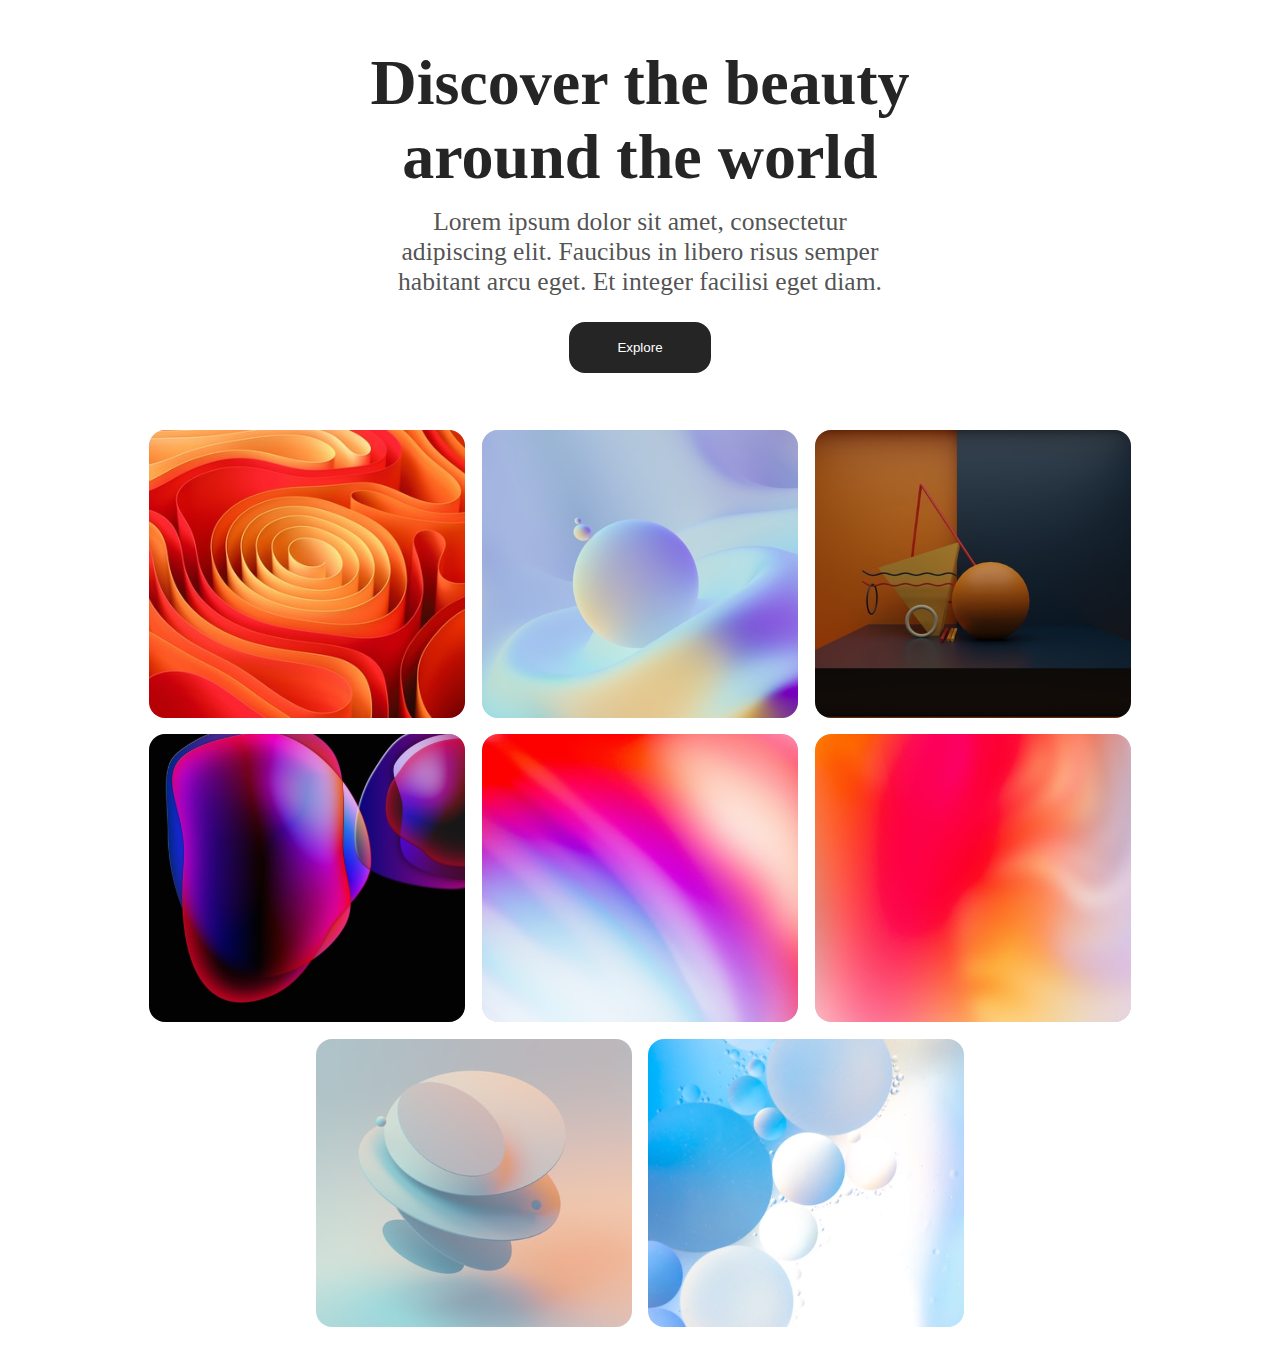
<file: index.html>
<!DOCTYPE html>
<html lang="en">
<head>
    <meta charset="UTF-8">
    <meta name="viewport" content="width=device-width, initial-scale=1.0">
    <meta name="description" content="A single web page">
    <title>Landing Page</title>
    <link rel="stylesheet" href="style.css">
</head>
<body>
    <div class="content">
        <h1>Discover the beauty around the world</h1>
        <p>Lorem ipsum dolor sit amet, consectetur adipiscing elit.
             Faucibus in libero risus semper habitant arcu eget. 
             Et integer facilisi eget diam.
        </p>
        <button>Explore</button>
    </div>
    <div class="catagory">
        <img src="Images/1.svg" alt="Imagecatagory1">
        <img src="Images/2.svg" alt="Imagecatagory2">
        <img src="Images/3.svg" alt="Imagecatagory3">
        <img src="Images/4.svg" alt="Imagecatagory4">
        <img src="Images/5.svg" alt="Imagecatagory5">
        <img src="Images/6.svg" alt="Imagecatagory6">
        <img src="Images/7.svg" alt="Imagecatagory7">
        <img src="Images/8.svg" alt="Imagecatagory8">
    </div>
</body>
</html>
</file>
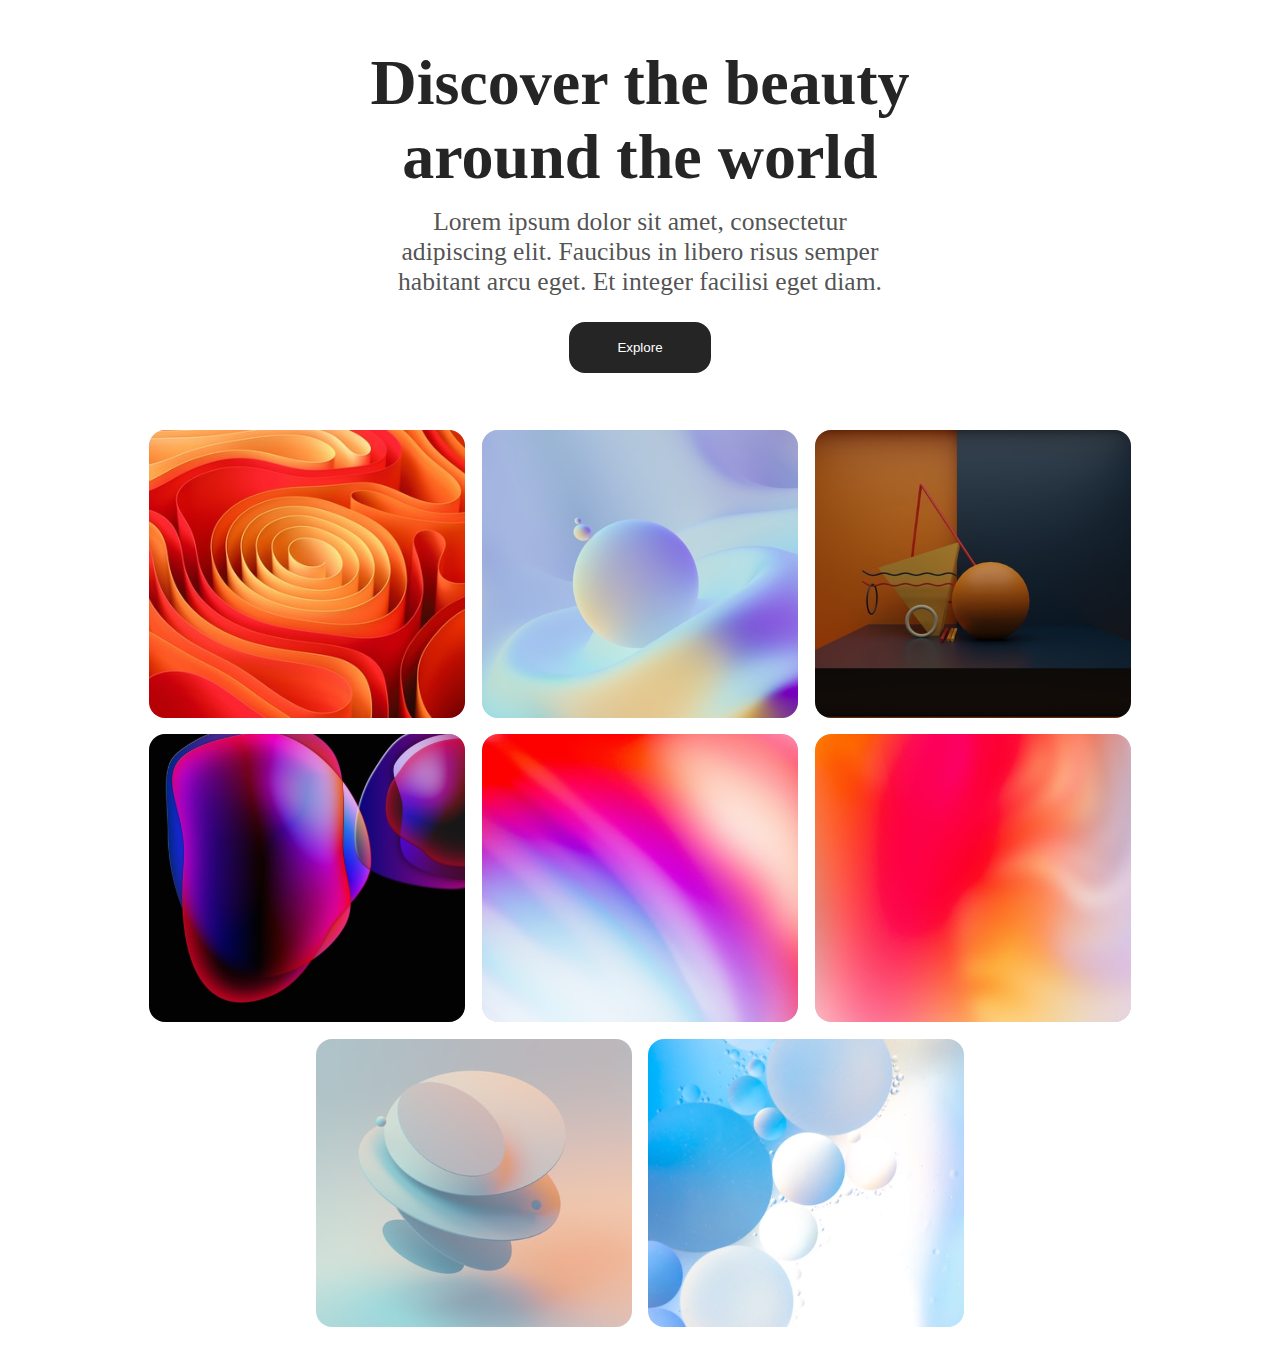
<file: Landing Page.html>
<!DOCTYPE html>
<html lang="en">
<head>
    <meta charset="UTF-8">
    <meta name="viewport" content="width=device-width, initial-scale=1.0">
    <meta name="description" content="A single web page">
    <title>Landing Page</title>
    <link rel="stylesheet" href="style.css">
</head>
<body>
    <div class="content">
        <h1>Discover the beauty around the world</h1>
        <p>Lorem ipsum dolor sit amet, consectetur adipiscing elit.
             Faucibus in libero risus semper habitant arcu eget. 
             Et integer facilisi eget diam.
        </p>
        <button>Explore</button>
    </div>
    <div class="catagory">
        <img src="Images/1.svg" alt="Imagecatagory1">
        <img src="Images/2.svg" alt="Imagecatagory2">
        <img src="Images/3.svg" alt="Imagecatagory3">
        <img src="Images/4.svg" alt="Imagecatagory4">
        <img src="Images/5.svg" alt="Imagecatagory5">
        <img src="Images/6.svg" alt="Imagecatagory6">
        <img src="Images/7.svg" alt="Imagecatagory7">
        <img src="Images/8.svg" alt="Imagecatagory8">
    </div>
</body>
</html>
</file>
<file: style.css>
*{
    box-sizing: border-box;
}
body{
    display: grid;
    place-items: center;
    text-align: center;
}
.content h1{
    
    color: #252525;
    font-size: 4rem;
    font-weight: 800;
}
.content p{
    font-size: 1.6rem;
    font-weight: 400;
    color:rgba(37, 37, 37, 0.8);
}
.content button{
    padding: 18px 48px 18px 48px;
    border: none;
    border-radius: 16px;
    background:#252525;
    color: #FFFFFF;
    margin: 0% 0% 4% 0%;
}
.catagory img{
    margin: 0.5%;
}
@media screen and (min-width: 1000px){
    h1{
        width: 50%;
        margin: 3% 25% 0 25%;
    }
    .content p{
        width: 40%;
        margin: 1% 30% 2% 30%;
    }
}
</file>
